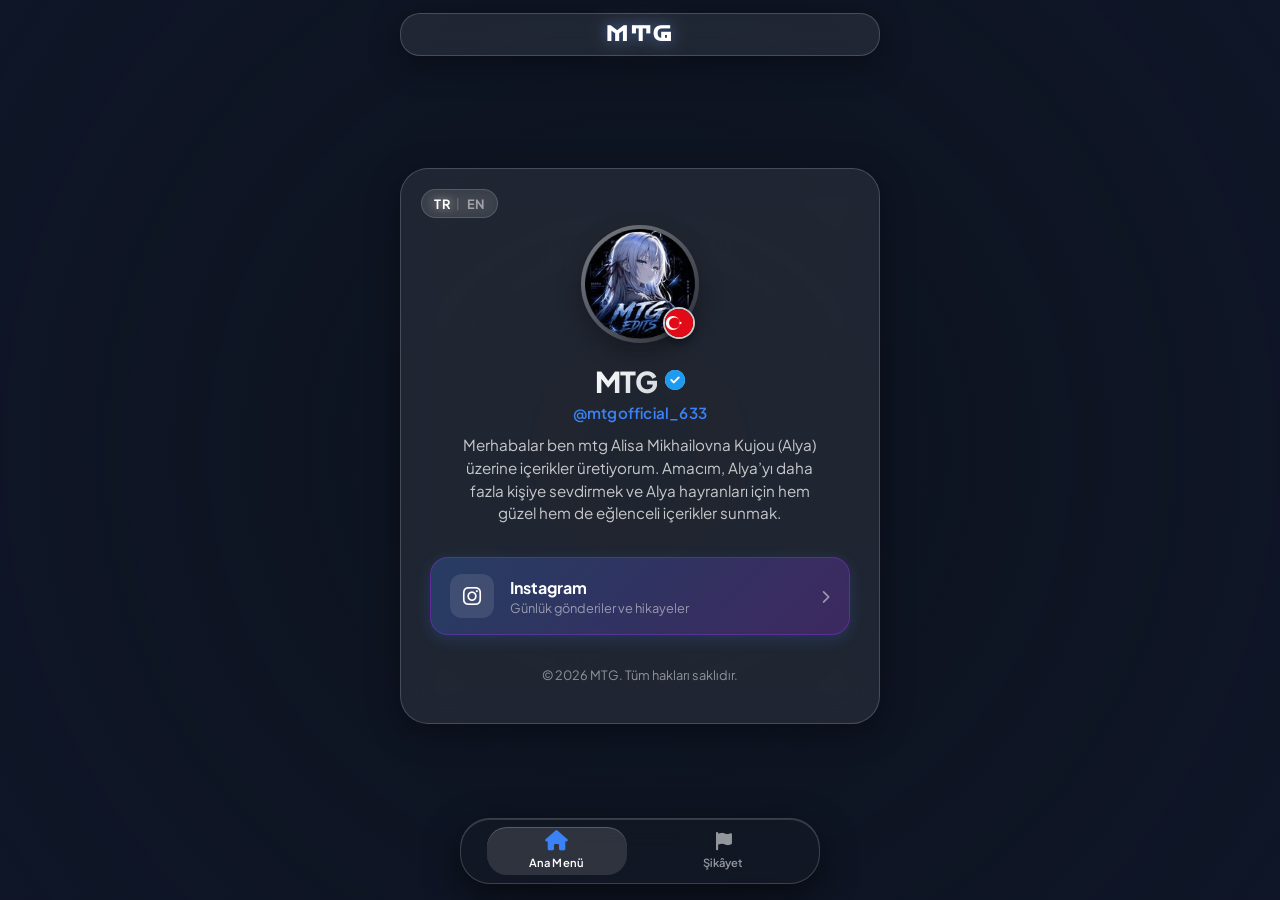
<file: index.html>
<!DOCTYPE html>
<html lang="tr">
<head>
  <meta charset="UTF-8">
  <meta name="viewport" content="width=device-width, initial-scale=1.0, viewport-fit=cover">
  <title>MTG - Profil ve Bağlantılar</title>
  <meta name="description" content="MTG kişisel tanıtım ve sosyal medya bağlantı sayfası">
  <link rel="alternate" hreflang="tr" href="/" />
  <link rel="alternate" hreflang="en" href="/en" />
  <link rel="alternate" hreflang="tr" href="/sikayet" />
  <link rel="alternate" hreflang="en" href="/en/report" />
  <link rel="preconnect" href="https://fonts.googleapis.com">
  <link rel="preconnect" href="https://fonts.gstatic.com" crossorigin>
  <link href="https://fonts.googleapis.com/css2?family=Plus+Jakarta+Sans:wght@300;400;500;600;700;800&family=Zen+Dots&display=swap" rel="stylesheet">
  <link rel="stylesheet" href="/styles.css">
  <!-- FontAwesome CDN for modern icons -->
  <link rel="stylesheet" href="https://cdnjs.cloudflare.com/ajax/libs/font-awesome/6.5.1/css/all.min.css" integrity="sha512-DTOQO9RWCH3ppGqcWaEA1BIZOC6xxalwEsw9c2QQeAIftl+Vegovlnee1c9QX4TctnWMn13TZye+giMm8e2LwA==" crossorigin="anonymous" referrerpolicy="no-referrer" />
</head>
<body data-lang="tr" data-page="home">
  <!-- Top Glassmorphism Navigation Bar -->
  <header class="top-navbar">
    <div class="top-navbar-content">
      <span class="top-navbar-logo">MTG</span>
    </div>
  </header>

  <!-- Blurred Background Layer -->
  <div id="bg-blur" class="bg-blur-layer"></div>
  <div class="bg-overlay"></div>

  <!-- Main Container -->
  <main class="container">
    <div class="glass-card">

      <!-- Language Selector -->
      <div class="lang-switcher">
        <a href="/" class="lang-btn active" data-lang-target="tr">TR</a>
        <span class="lang-divider">|</span>
        <a href="/en" class="lang-btn" data-lang-target="en">EN</a>
      </div>

      <!-- Profile Header -->
      <header class="profile-header">
        <div class="avatar-wrapper">
          <img id="avatar-img" src="" alt="MTG Profil Fotoğrafı" class="avatar-img" />
          <div class="flag-badge" id="flag-badge-container">
            <img id="flag-img" src="" alt="Bayrak" class="flag-img" />
          </div>
        </div>

        <div class="name-wrapper">
          <h1 id="profile-name" class="profile-name">MTG</h1>
          <span id="verified-badge-container"></span>
        </div>
        <p id="profile-title" class="profile-title">@mtgofficial</p>
        <p id="profile-bio" class="profile-bio">Yükleniyor...</p>
      </header>

      <!-- Links Container -->
      <section class="links-section">
        <div id="links-container" class="links-container">
          <!-- Dynamic links injected via JS -->
        </div>
      </section>

      <!-- Footer -->
      <footer class="profile-footer">
        <p id="footer-text">© 2026 MTG</p>
      </footer>

    </div>
  </main>

  <!-- iOS Style Floating Glass Bottom Navigation Bar -->
  <nav class="ios-navbar" aria-label="Alt Navigasyon">
    <div class="ios-navbar-content">
      <a href="/" class="nav-item active" id="nav-home">
        <i class="fa-solid fa-house nav-icon"></i>
        <span class="nav-label">Ana Menü</span>
      </a>
      <a href="/sikayet" class="nav-item" id="nav-report">
        <i class="fa-solid fa-flag nav-icon"></i>
        <span class="nav-label">Şikâyet</span>
      </a>
    </div>
  </nav>

  <script src="/app.js"></script>
</body>
</html>
</file>
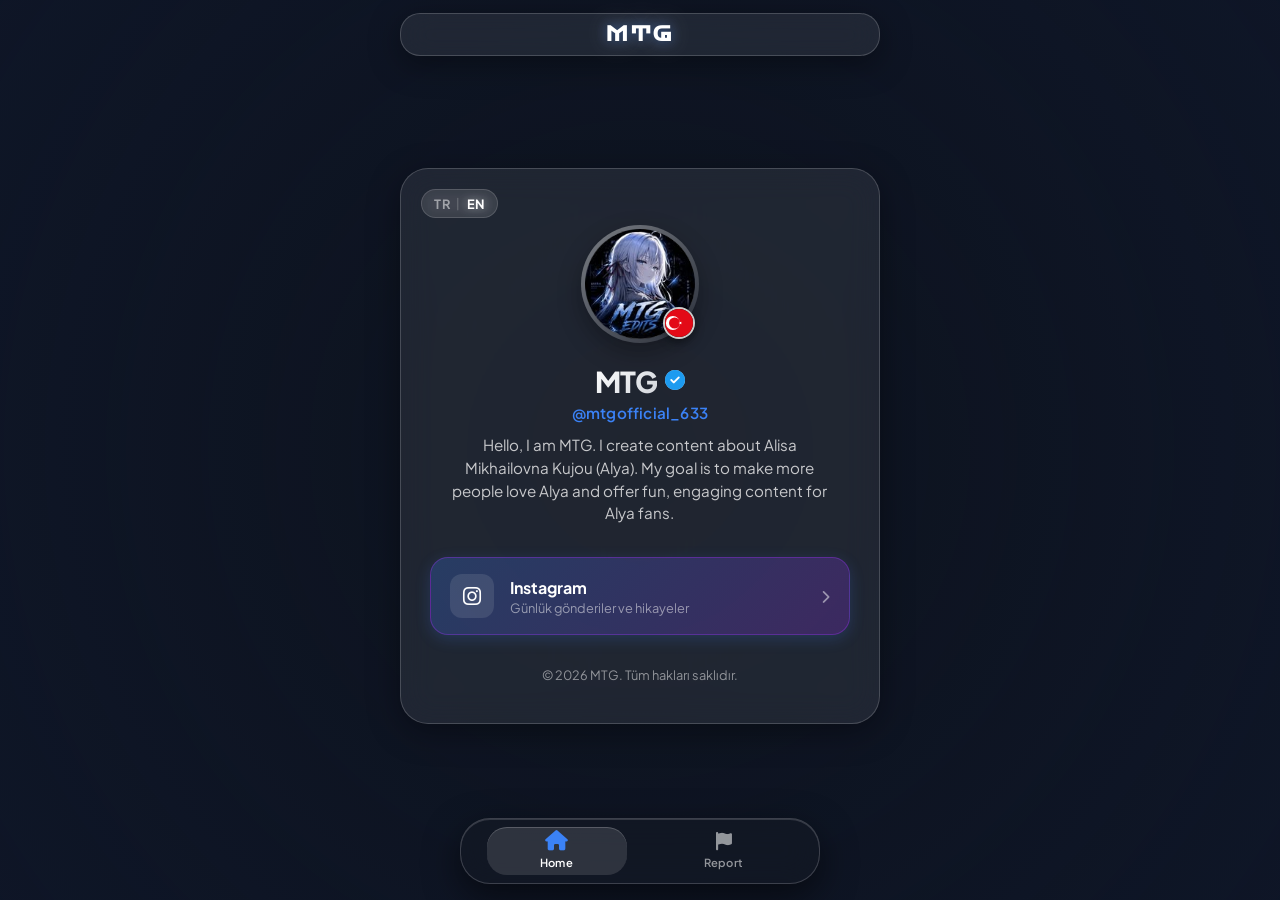
<file: en/index.html>
<!DOCTYPE html>
<html lang="en">
<head>
  <meta charset="UTF-8">
  <meta name="viewport" content="width=device-width, initial-scale=1.0, viewport-fit=cover">
  <title>MTG - Profile & Links</title>
  <meta name="description" content="MTG personal profile and social media links page">
  <link rel="alternate" hreflang="tr" href="/" />
  <link rel="alternate" hreflang="en" href="/en" />
  <link rel="alternate" hreflang="tr" href="/sikayet" />
  <link rel="alternate" hreflang="en" href="/en/report" />
  <link rel="preconnect" href="https://fonts.googleapis.com">
  <link rel="preconnect" href="https://fonts.gstatic.com" crossorigin>
  <link href="https://fonts.googleapis.com/css2?family=Plus+Jakarta+Sans:wght@300;400;500;600;700;800&family=Zen+Dots&display=swap" rel="stylesheet">
  <link rel="stylesheet" href="/styles.css">
  <!-- FontAwesome CDN for modern icons -->
  <link rel="stylesheet" href="https://cdnjs.cloudflare.com/ajax/libs/font-awesome/6.5.1/css/all.min.css" integrity="sha512-DTOQO9RWCH3ppGqcWaEA1BIZOC6xxalwEsw9c2QQeAIftl+Vegovlnee1c9QX4TctnWMn13TZye+giMm8e2LwA==" crossorigin="anonymous" referrerpolicy="no-referrer" />
</head>
<body data-lang="en" data-page="home">
  <!-- Top Glassmorphism Navigation Bar -->
  <header class="top-navbar">
    <div class="top-navbar-content">
      <span class="top-navbar-logo">MTG</span>
    </div>
  </header>

  <!-- Blurred Background Layer -->
  <div id="bg-blur" class="bg-blur-layer"></div>
  <div class="bg-overlay"></div>

  <!-- Main Container -->
  <main class="container">
    <div class="glass-card">

      <!-- Language Selector -->
      <div class="lang-switcher">
        <a href="/" class="lang-btn" data-lang-target="tr">TR</a>
        <span class="lang-divider">|</span>
        <a href="/en" class="lang-btn active" data-lang-target="en">EN</a>
      </div>

      <!-- Profile Header -->
      <header class="profile-header">
        <div class="avatar-wrapper">
          <img id="avatar-img" src="" alt="MTG Profile Photo" class="avatar-img" />
          <div class="flag-badge" id="flag-badge-container">
            <img id="flag-img" src="" alt="Flag" class="flag-img" />
          </div>
        </div>

        <div class="name-wrapper">
          <h1 id="profile-name" class="profile-name">MTG</h1>
          <span id="verified-badge-container"></span>
        </div>
        <p id="profile-title" class="profile-title">@mtgofficial</p>
        <p id="profile-bio" class="profile-bio">Loading...</p>
      </header>

      <!-- Links Container -->
      <section class="links-section">
        <div id="links-container" class="links-container">
          <!-- Dynamic links injected via JS -->
        </div>
      </section>

      <!-- Footer -->
      <footer class="profile-footer">
        <p id="footer-text">© 2026 MTG</p>
      </footer>

    </div>
  </main>

  <!-- iOS Style Floating Glass Bottom Navigation Bar -->
  <nav class="ios-navbar" aria-label="Bottom Navigation">
    <div class="ios-navbar-content">
      <a href="/en" class="nav-item active" id="nav-home">
        <i class="fa-solid fa-house nav-icon"></i>
        <span class="nav-label">Home</span>
      </a>
      <a href="/en/report" class="nav-item" id="nav-report">
        <i class="fa-solid fa-flag nav-icon"></i>
        <span class="nav-label">Report</span>
      </a>
    </div>
  </nav>

  <script src="/app.js"></script>
</body>
</html>
</file>
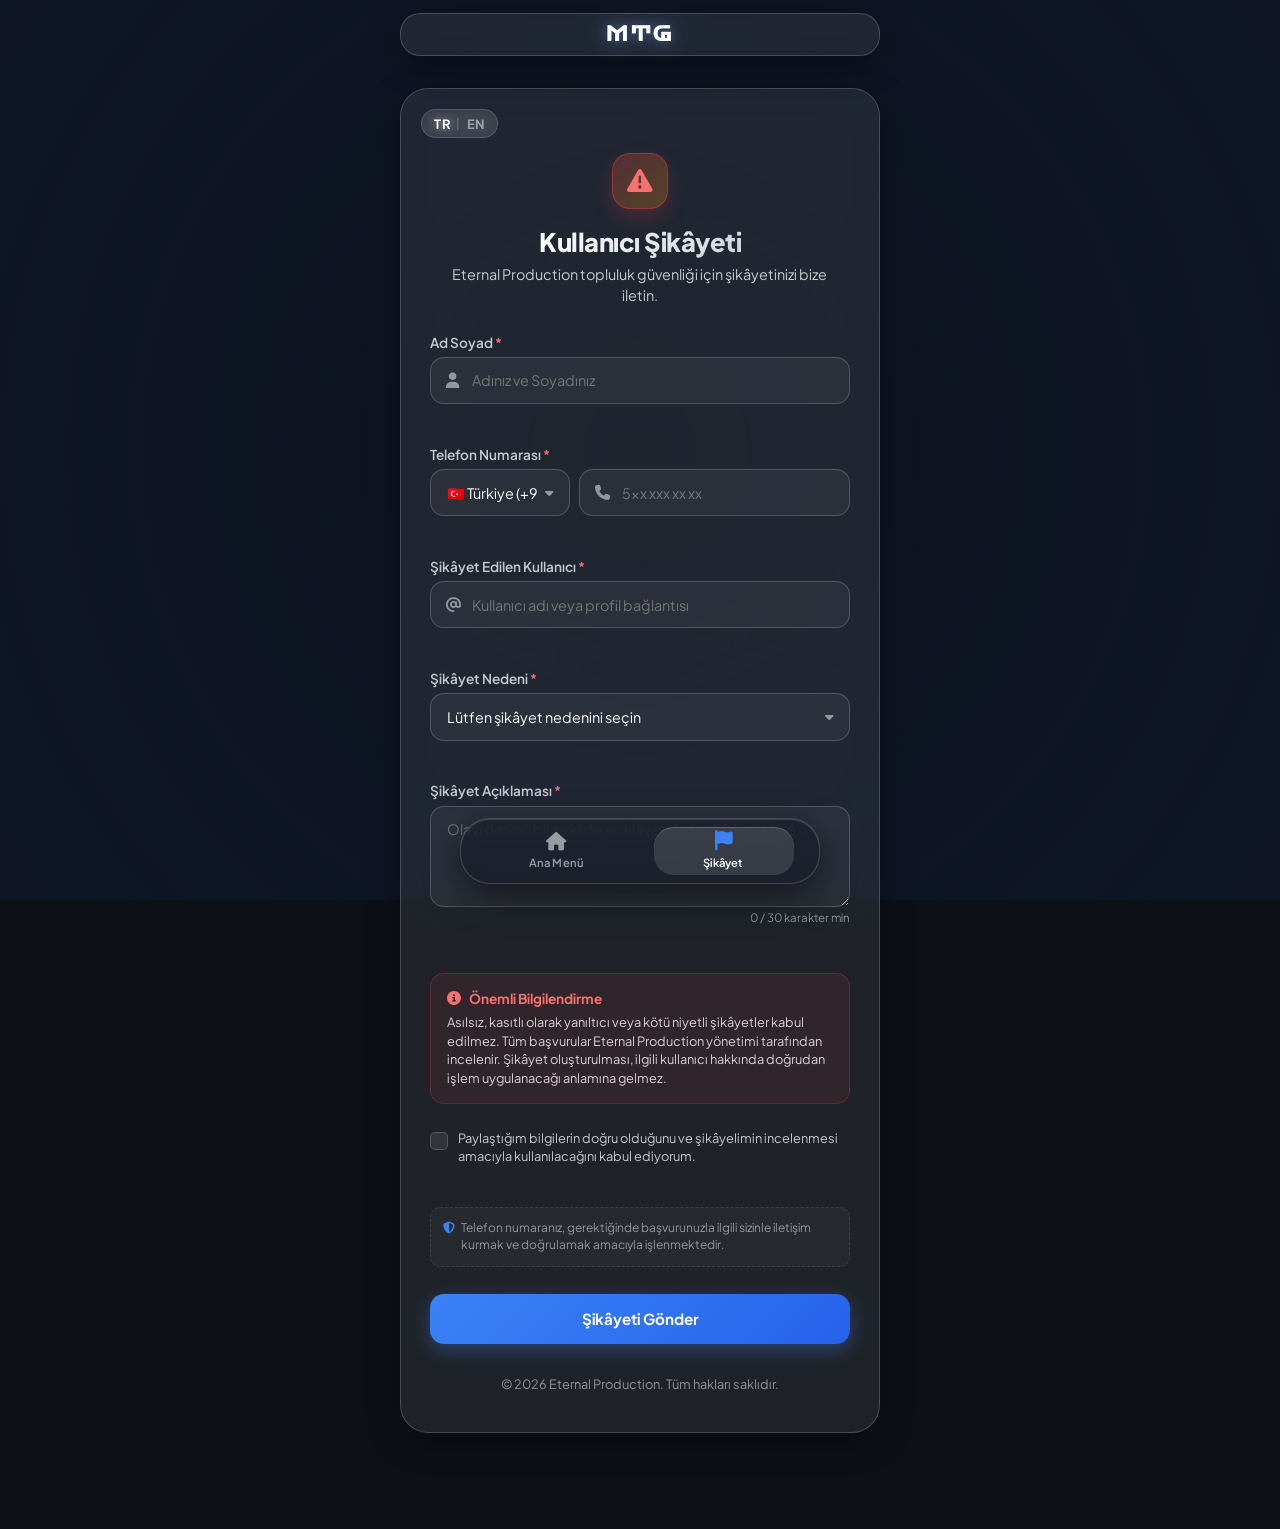
<file: sikayet/index.html>
<!DOCTYPE html>
<html lang="tr">
<head>
  <meta charset="UTF-8">
  <meta name="viewport" content="width=device-width, initial-scale=1.0, viewport-fit=cover">
  <title>Eternal Production - Kullanıcı Şikâyeti</title>
  <meta name="description" content="Eternal Production kullanıcı şikâyet ve bildirim formu">
  <link rel="alternate" hreflang="tr" href="/sikayet" />
  <link rel="alternate" hreflang="en" href="/en/report" />
  <link rel="preconnect" href="https://fonts.googleapis.com">
  <link rel="preconnect" href="https://fonts.gstatic.com" crossorigin>
  <link href="https://fonts.googleapis.com/css2?family=Plus+Jakarta+Sans:wght@300;400;500;600;700;800&family=Zen+Dots&display=swap" rel="stylesheet">
  <link rel="stylesheet" href="/styles.css">
  <link rel="stylesheet" href="https://cdnjs.cloudflare.com/ajax/libs/font-awesome/6.5.1/css/all.min.css" integrity="sha512-DTOQO9RWCH3ppGqcWaEA1BIZOC6xxalwEsw9c2QQeAIftl+Vegovlnee1c9QX4TctnWMn13TZye+giMm8e2LwA==" crossorigin="anonymous" referrerpolicy="no-referrer" />
</head>
<body data-lang="tr" data-page="report">
  <!-- Top Glassmorphism Navigation Bar -->
  <header class="top-navbar">
    <div class="top-navbar-content">
      <span class="top-navbar-logo">MTG</span>
    </div>
  </header>

  <!-- Blurred Background Layer -->
  <div id="bg-blur" class="bg-blur-layer"></div>
  <div class="bg-overlay"></div>

  <!-- Main Container -->
  <main class="container">
    <div class="glass-card">

      <!-- Language Selector -->
      <div class="lang-switcher">
        <a href="/sikayet" class="lang-btn active" id="lang-switch-tr" data-lang-target="tr">TR</a>
        <span class="lang-divider">|</span>
        <a href="/en/report" class="lang-btn" id="lang-switch-en" data-lang-target="en">EN</a>
      </div>

      <!-- Form Header -->
      <header class="page-header">
        <div class="header-icon-badge">
          <i class="fa-solid fa-triangle-exclamation"></i>
        </div>
        <h1 class="page-title">Kullanıcı Şikâyeti</h1>
        <p class="page-subtitle">Eternal Production topluluk güvenliği için şikâyetinizi bize iletin.</p>
      </header>

      <!-- Alert / Notification Message Box -->
      <div id="form-alert" class="form-alert hidden" role="alert"></div>

      <!-- Complaint Form -->
      <form id="complaint-form" class="complaint-form" novalidate>
        <!-- Honeypot for spam protection -->
        <input type="text" name="_honey" style="display:none !important;" tabindex="-1" autocomplete="off" />

        <!-- Form Fields -->
        <div class="form-group">
          <label for="fullName" class="form-label">Ad Soyad <span class="required">*</span></label>
          <div class="input-wrapper">
            <i class="fa-solid fa-user input-icon"></i>
            <input type="text" id="fullName" name="fullName" class="form-input" placeholder="Adınız ve Soyadınız" required minlength="2" />
          </div>
          <span class="error-msg" id="err-fullName"></span>
        </div>

        <div class="form-group">
          <label for="phone" class="form-label">Telefon Numarası <span class="required">*</span></label>
          <div class="phone-input-group">
            <div class="select-wrapper country-code-wrapper">
              <select id="countryCode" name="countryCode" class="form-select country-select" required>
                <option value="+90" data-code="TR" selected>🇹🇷 Türkiye (+90)</option>
                <option value="+1" data-code="US">🇺🇸 ABD / Kanada (+1)</option>
                <option value="+44" data-code="GB">🇬🇧 Birleşik Krallık (+44)</option>
                <option value="+49" data-code="DE">🇩🇪 Almanya (+49)</option>
                <option value="+33" data-code="FR">🇫🇷 Fransa (+33)</option>
                <option value="+31" data-code="NL">🇳🇱 Hollanda (+31)</option>
                <option value="+39" data-code="IT">🇮🇹 İtalya (+39)</option>
                <option value="+34" data-code="ES">🇪🇸 İspanya (+34)</option>
                <option value="+7" data-code="RU">🇷🇺 Rusya (+7)</option>
                <option value="+971" data-code="AE">🇦🇪 Birleşik Arap Emirlikleri (+971)</option>
                <option value="+994" data-code="AZ">🇦🇿 Azerbaycan (+994)</option>
                <option value="+380" data-code="UA">🇺🇦 Ukrayna (+380)</option>
                <option value="+966" data-code="SA">🇸🇦 Suudi Arabistan (+966)</option>
                <option value="+81" data-code="JP">🇯🇵 Japonya (+81)</option>
                <option value="+86" data-code="CN">🇨🇳 Çin (+86)</option>
              </select>
            </div>
            <div class="input-wrapper phone-number-wrapper">
              <i class="fa-solid fa-phone input-icon"></i>
              <input type="tel" id="phone" name="phone" class="form-input" placeholder="5xx xxx xx xx" required />
            </div>
          </div>
          <span class="error-msg" id="err-phone"></span>
        </div>

        <div class="form-group">
          <label for="reportedUser" class="form-label">Şikâyet Edilen Kullanıcı <span class="required">*</span></label>
          <div class="input-wrapper">
            <i class="fa-solid fa-at input-icon"></i>
            <input type="text" id="reportedUser" name="reportedUser" class="form-input" placeholder="Kullanıcı adı veya profil bağlantısı" required />
          </div>
          <span class="error-msg" id="err-reportedUser"></span>
        </div>

        <div class="form-group">
          <label for="category" class="form-label">Şikâyet Nedeni <span class="required">*</span></label>
          <div class="select-wrapper">
            <select id="category" name="category" class="form-select" required>
              <option value="" disabled selected>Lütfen şikâyet nedenini seçin</option>
              <option value="Dolandırıcılık şüphesi">Dolandırıcılık şüphesi</option>
              <option value="Taciz / Rahatsız edici davranış">Taciz / Rahatsız edici davranış</option>
              <option value="Sahte hesap">Sahte hesap</option>
              <option value="Kimliğe bürünme">Kimliğe bürünme</option>
              <option value="Eternal Production kurallarını ihlal">Eternal Production kurallarını ihlal</option>
              <option value="Yanıltıcı bilgi paylaşımı">Yanıltıcı bilgi paylaşımı</option>
              <option value="Diğer">Diğer</option>
            </select>
          </div>
          <span class="error-msg" id="err-category"></span>
        </div>

        <div class="form-group">
          <label for="description" class="form-label">Şikâyet Açıklaması <span class="required">*</span></label>
          <div class="input-wrapper textarea-wrapper">
            <textarea id="description" name="description" class="form-textarea" rows="4" placeholder="Olayı detaylı bir şekilde açıklayınız (en az 30 karakter)..." required minlength="30"></textarea>
          </div>
          <div class="char-count"><span id="desc-char-count">0</span> / 30 karakter min</div>
          <span class="error-msg" id="err-description"></span>
        </div>

        <!-- Warning Callout Box -->
        <div class="notice-box">
          <div class="notice-title">
            <i class="fa-solid fa-circle-info"></i>
            <span>Önemli Bilgilendirme</span>
          </div>
          <p class="notice-text">
            Asılsız, kasıtlı olarak yanıltıcı veya kötü niyetli şikâyetler kabul edilmez. Tüm başvurular Eternal Production yönetimi tarafından incelenir. Şikâyet oluşturulması, ilgili kullanıcı hakkında doğrudan işlem uygulanacağı anlamına gelmez.
          </p>
        </div>

        <!-- Agreement Checkbox & Privacy Statement -->
        <div class="form-group checkbox-group">
          <label class="checkbox-container">
            <input type="checkbox" id="termsAgreement" name="termsAgreement" required />
            <span class="checkmark"></span>
            <span class="checkbox-label">
              Paylaştığım bilgilerin doğru olduğunu ve şikâyelimin incelenmesi amacıyla kullanılacağını kabul ediyorum.
            </span>
          </label>
          <span class="error-msg" id="err-termsAgreement"></span>
        </div>

        <p class="privacy-notice">
          <i class="fa-solid fa-shield-halved"></i>
          Telefon numaranız, gerektiğinde başvurunuzla ilgili sizinle iletişim kurmak ve doğrulamak amacıyla işlenmektedir.
        </p>

        <!-- Submit Button -->
        <button type="submit" id="submit-btn" class="submit-btn">
          <span class="btn-text">Şikâyeti Gönder</span>
          <span class="btn-spinner hidden"><i class="fa-solid fa-spinner fa-spin"></i></span>
        </button>
      </form>

      <!-- Footer -->
      <footer class="profile-footer">
        <p id="footer-text">© 2026 Eternal Production. Tüm hakları saklıdır.</p>
      </footer>

    </div>
  </main>

  <!-- iOS Style Floating Glass Bottom Navigation Bar -->
  <nav class="ios-navbar" aria-label="Alt Navigasyon">
    <div class="ios-navbar-content">
      <a href="/" class="nav-item" id="nav-home">
        <i class="fa-solid fa-house nav-icon"></i>
        <span class="nav-label">Ana Menü</span>
      </a>
      <a href="/sikayet" class="nav-item active" id="nav-report">
        <i class="fa-solid fa-flag nav-icon"></i>
        <span class="nav-label">Şikâyet</span>
      </a>
    </div>
  </nav>

  <script src="/app.js"></script>
</body>
</html>
</file>
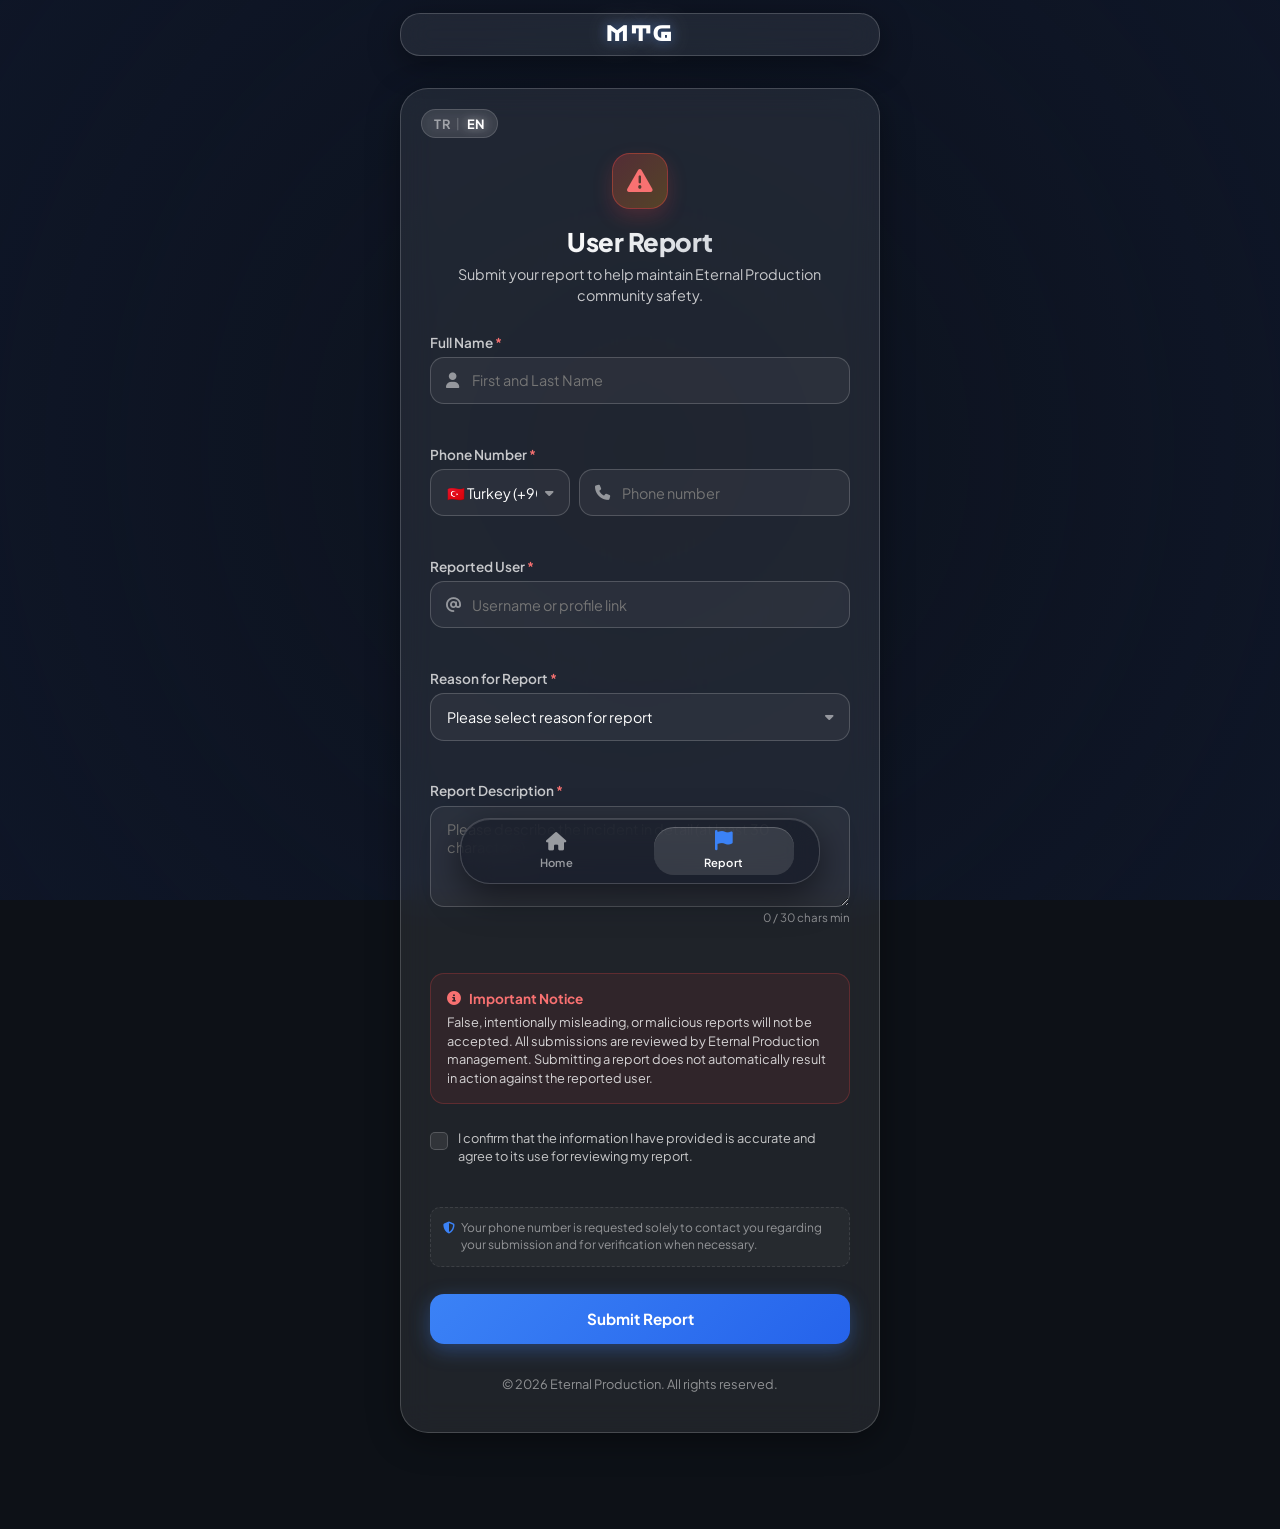
<file: en/report/index.html>
<!DOCTYPE html>
<html lang="en">
<head>
  <meta charset="UTF-8">
  <meta name="viewport" content="width=device-width, initial-scale=1.0, viewport-fit=cover">
  <title>Eternal Production - User Report</title>
  <meta name="description" content="Eternal Production user complaint and reporting form">
  <link rel="alternate" hreflang="tr" href="/sikayet" />
  <link rel="alternate" hreflang="en" href="/en/report" />
  <link rel="preconnect" href="https://fonts.googleapis.com">
  <link rel="preconnect" href="https://fonts.gstatic.com" crossorigin>
  <link href="https://fonts.googleapis.com/css2?family=Plus+Jakarta+Sans:wght@300;400;500;600;700;800&family=Zen+Dots&display=swap" rel="stylesheet">
  <link rel="stylesheet" href="/styles.css">
  <link rel="stylesheet" href="https://cdnjs.cloudflare.com/ajax/libs/font-awesome/6.5.1/css/all.min.css" integrity="sha512-DTOQO9RWCH3ppGqcWaEA1BIZOC6xxalwEsw9c2QQeAIftl+Vegovlnee1c9QX4TctnWMn13TZye+giMm8e2LwA==" crossorigin="anonymous" referrerpolicy="no-referrer" />
</head>
<body data-lang="en" data-page="report">
  <!-- Top Glassmorphism Navigation Bar -->
  <header class="top-navbar">
    <div class="top-navbar-content">
      <span class="top-navbar-logo">MTG</span>
    </div>
  </header>

  <!-- Blurred Background Layer -->
  <div id="bg-blur" class="bg-blur-layer"></div>
  <div class="bg-overlay"></div>

  <!-- Main Container -->
  <main class="container">
    <div class="glass-card">

      <!-- Language Selector -->
      <div class="lang-switcher">
        <a href="/sikayet" class="lang-btn" id="lang-switch-tr" data-lang-target="tr">TR</a>
        <span class="lang-divider">|</span>
        <a href="/en/report" class="lang-btn active" id="lang-switch-en" data-lang-target="en">EN</a>
      </div>

      <!-- Form Header -->
      <header class="page-header">
        <div class="header-icon-badge">
          <i class="fa-solid fa-triangle-exclamation"></i>
        </div>
        <h1 class="page-title">User Report</h1>
        <p class="page-subtitle">Submit your report to help maintain Eternal Production community safety.</p>
      </header>

      <!-- Alert / Notification Message Box -->
      <div id="form-alert" class="form-alert hidden" role="alert"></div>

      <!-- Complaint Form -->
      <form id="complaint-form" class="complaint-form" novalidate>
        <!-- Honeypot for spam protection -->
        <input type="text" name="_honey" style="display:none !important;" tabindex="-1" autocomplete="off" />

        <!-- Form Fields -->
        <div class="form-group">
          <label for="fullName" class="form-label">Full Name <span class="required">*</span></label>
          <div class="input-wrapper">
            <i class="fa-solid fa-user input-icon"></i>
            <input type="text" id="fullName" name="fullName" class="form-input" placeholder="First and Last Name" required minlength="2" />
          </div>
          <span class="error-msg" id="err-fullName"></span>
        </div>

        <div class="form-group">
          <label for="phone" class="form-label">Phone Number <span class="required">*</span></label>
          <div class="phone-input-group">
            <div class="select-wrapper country-code-wrapper">
              <select id="countryCode" name="countryCode" class="form-select country-select" required>
                <option value="+90" data-code="TR" selected>🇹🇷 Turkey (+90)</option>
                <option value="+1" data-code="US">🇺🇸 USA / Canada (+1)</option>
                <option value="+44" data-code="GB">🇬🇧 United Kingdom (+44)</option>
                <option value="+49" data-code="DE">🇩🇪 Germany (+49)</option>
                <option value="+33" data-code="FR">🇫🇷 France (+33)</option>
                <option value="+31" data-code="NL">🇳🇱 Netherlands (+31)</option>
                <option value="+39" data-code="IT">🇮🇹 Italy (+39)</option>
                <option value="+34" data-code="ES">🇪🇸 Spain (+34)</option>
                <option value="+7" data-code="RU">🇷🇺 Russia (+7)</option>
                <option value="+971" data-code="AE">🇦🇪 UAE (+971)</option>
                <option value="+994" data-code="AZ">🇦🇿 Azerbaijan (+994)</option>
                <option value="+380" data-code="UA">🇺🇦 Ukraine (+380)</option>
                <option value="+966" data-code="SA">🇸🇦 Saudi Arabia (+966)</option>
                <option value="+81" data-code="JP">🇯🇵 Japan (+81)</option>
                <option value="+86" data-code="CN">🇨🇳 China (+86)</option>
              </select>
            </div>
            <div class="input-wrapper phone-number-wrapper">
              <i class="fa-solid fa-phone input-icon"></i>
              <input type="tel" id="phone" name="phone" class="form-input" placeholder="Phone number" required />
            </div>
          </div>
          <span class="error-msg" id="err-phone"></span>
        </div>

        <div class="form-group">
          <label for="reportedUser" class="form-label">Reported User <span class="required">*</span></label>
          <div class="input-wrapper">
            <i class="fa-solid fa-at input-icon"></i>
            <input type="text" id="reportedUser" name="reportedUser" class="form-input" placeholder="Username or profile link" required />
          </div>
          <span class="error-msg" id="err-reportedUser"></span>
        </div>

        <div class="form-group">
          <label for="category" class="form-label">Reason for Report <span class="required">*</span></label>
          <div class="select-wrapper">
            <select id="category" name="category" class="form-select" required>
              <option value="" disabled selected>Please select reason for report</option>
              <option value="Dolandırıcılık şüphesi">Suspected Fraud</option>
              <option value="Taciz / Rahatsız edici davranış">Harassment / Offensive Behavior</option>
              <option value="Sahte hesap">Fake Account</option>
              <option value="Kimliğe bürünme">Impersonation</option>
              <option value="Eternal Production kurallarını ihlal">Eternal Production Rules Violation</option>
              <option value="Yanıltıcı bilgi paylaşımı">Sharing Misleading Information</option>
              <option value="Diğer">Other</option>
            </select>
          </div>
          <span class="error-msg" id="err-category"></span>
        </div>

        <div class="form-group">
          <label for="description" class="form-label">Report Description <span class="required">*</span></label>
          <div class="input-wrapper textarea-wrapper">
            <textarea id="description" name="description" class="form-textarea" rows="4" placeholder="Please describe the incident in detail (at least 30 characters)..." required minlength="30"></textarea>
          </div>
          <div class="char-count"><span id="desc-char-count">0</span> / 30 chars min</div>
          <span class="error-msg" id="err-description"></span>
        </div>

        <!-- Warning Callout Box -->
        <div class="notice-box">
          <div class="notice-title">
            <i class="fa-solid fa-circle-info"></i>
            <span>Important Notice</span>
          </div>
          <p class="notice-text">
            False, intentionally misleading, or malicious reports will not be accepted. All submissions are reviewed by Eternal Production management. Submitting a report does not automatically result in action against the reported user.
          </p>
        </div>

        <!-- Agreement Checkbox & Privacy Statement -->
        <div class="form-group checkbox-group">
          <label class="checkbox-container">
            <input type="checkbox" id="termsAgreement" name="termsAgreement" required />
            <span class="checkmark"></span>
            <span class="checkbox-label">
              I confirm that the information I have provided is accurate and agree to its use for reviewing my report.
            </span>
          </label>
          <span class="error-msg" id="err-termsAgreement"></span>
        </div>

        <p class="privacy-notice">
          <i class="fa-solid fa-shield-halved"></i>
          Your phone number is requested solely to contact you regarding your submission and for verification when necessary.
        </p>

        <!-- Submit Button -->
        <button type="submit" id="submit-btn" class="submit-btn">
          <span class="btn-text">Submit Report</span>
          <span class="btn-spinner hidden"><i class="fa-solid fa-spinner fa-spin"></i></span>
        </button>
      </form>

      <!-- Footer -->
      <footer class="profile-footer">
        <p id="footer-text">© 2026 Eternal Production. All rights reserved.</p>
      </footer>

    </div>
  </main>

  <!-- iOS Style Floating Glass Bottom Navigation Bar -->
  <nav class="ios-navbar" aria-label="Bottom Navigation">
    <div class="ios-navbar-content">
      <a href="/en" class="nav-item" id="nav-home">
        <i class="fa-solid fa-house nav-icon"></i>
        <span class="nav-label">Home</span>
      </a>
      <a href="/en/report" class="nav-item active" id="nav-report">
        <i class="fa-solid fa-flag nav-icon"></i>
        <span class="nav-label">Report</span>
      </a>
    </div>
  </nav>

  <script src="/app.js"></script>
</body>
</html>
</file>
<file: styles.css>
:root {
  --font-family: 'Plus Jakarta Sans', -apple-system, BlinkMacSystemFont, 'Segoe UI', Roboto, Helvetica, Arial, sans-serif;
  --font-japanese-mtg: 'Zen Dots', 'Plus Jakarta Sans', sans-serif;
  --text-primary: #ffffff;
  --text-secondary: rgba(255, 255, 255, 0.75);
  --text-muted: rgba(255, 255, 255, 0.5);

  --glass-bg: rgba(255, 255, 255, 0.08);
  --glass-border: rgba(255, 255, 255, 0.18);
  --glass-shadow: 0 8px 32px 0 rgba(0, 0, 0, 0.37);

  --card-hover-bg: rgba(255, 255, 255, 0.16);
  --card-hover-border: rgba(255, 255, 255, 0.35);

  --accent-color: #3b82f6;
  --accent-glow: rgba(59, 130, 246, 0.4);
}

* {
  box-sizing: border-box;
  margin: 0;
  padding: 0;
}

body {
  font-family: var(--font-family);
  min-height: 100vh;
  display: flex;
  justify-content: center;
  align-items: center;
  position: relative;
  overflow-x: hidden;
  color: var(--text-primary);
  background-color: #0d1117;
  padding: 5.5rem 1rem 6rem 1rem; /* Extra top & bottom padding for top and floating navbars */
}

/* Top Floating Glassmorphism Navigation Bar */
.top-navbar {
  position: fixed;
  top: max(0.8rem, env(safe-area-inset-top, 0.8rem));
  left: 50%;
  transform: translateX(-50%);
  z-index: 1000;
  width: calc(100% - 2rem);
  max-width: 480px;
  background: var(--glass-bg);
  backdrop-filter: blur(16px);
  -webkit-backdrop-filter: blur(16px);
  border: 1px solid var(--glass-border);
  border-radius: 20px;
  padding: 0.65rem 1.25rem;
  box-shadow: var(--glass-shadow);
  display: flex;
  align-items: center;
  justify-content: center;
  transition: all 0.3s cubic-bezier(0.16, 1, 0.3, 1);
}

.top-navbar-content {
  display: flex;
  align-items: center;
  justify-content: center;
  width: 100%;
}

.top-navbar-logo {
  font-family: var(--font-japanese-mtg);
  font-size: 1.25rem;
  font-weight: 700;
  letter-spacing: 3px;
  color: var(--text-primary);
  text-transform: uppercase;
  text-shadow: 0 0 12px var(--accent-glow), 0 0 24px rgba(255, 255, 255, 0.3);
  user-select: none;
  line-height: 1;
  display: inline-block;
  text-align: center;
}

/* Background Blur Layer */
.bg-blur-layer {
  position: fixed;
  top: 0;
  left: 0;
  width: 100%;
  height: 100%;
  background-size: cover;
  background-position: center;
  filter: blur(20px) brightness(75%);
  transform: scale(1.1); /* Prevent blurred edges vignette cutoff */
  z-index: -2;
  transition: background-image 0.5s ease-in-out;
}

.bg-overlay {
  position: fixed;
  top: 0;
  left: 0;
  width: 100%;
  height: 100%;
  background: radial-gradient(circle at center, rgba(15, 23, 42, 0.4) 0%, rgba(15, 23, 42, 0.85) 100%);
  z-index: -1;
}

/* Main Container & Glass Card */
.container {
  width: 100%;
  max-width: 480px;
  z-index: 1;
}

.glass-card {
  position: relative;
  background: var(--glass-bg);
  backdrop-filter: blur(16px);
  -webkit-backdrop-filter: blur(16px);
  border: 1px solid var(--glass-border);
  border-radius: 28px;
  padding: 2.5rem 1.8rem;
  box-shadow: var(--glass-shadow);
  display: flex;
  flex-direction: column;
  align-items: center;
  animation: fadeIn 0.8s cubic-bezier(0.16, 1, 0.3, 1);
}

@keyframes fadeIn {
  from {
    opacity: 0;
    transform: translateY(20px) scale(0.98);
  }
  to {
    opacity: 1;
    transform: translateY(0) scale(1);
  }
}

/* Language Switcher */
.lang-switcher {
  position: absolute;
  top: 1.25rem;
  left: 1.25rem;
  display: flex;
  align-items: center;
  gap: 0.4rem;
  background: rgba(255, 255, 255, 0.08);
  border: 1px solid rgba(255, 255, 255, 0.15);
  padding: 0.35rem 0.75rem;
  border-radius: 20px;
  backdrop-filter: blur(8px);
  -webkit-backdrop-filter: blur(8px);
  z-index: 10;
}

.lang-btn {
  color: var(--text-muted);
  text-decoration: none;
  font-size: 0.8rem;
  font-weight: 700;
  letter-spacing: 0.5px;
  transition: color 0.2s ease, transform 0.2s ease;
  cursor: pointer;
}

.lang-btn:hover {
  color: var(--text-primary);
}

.lang-btn.active {
  color: var(--text-primary);
  text-shadow: 0 0 10px rgba(255, 255, 255, 0.5);
}

.lang-divider {
  color: rgba(255, 255, 255, 0.25);
  font-size: 0.75rem;
}

/* Profile Header */
.profile-header {
  display: flex;
  flex-direction: column;
  align-items: center;
  text-align: center;
  width: 100%;
  margin-top: 1rem;
  margin-bottom: 2rem;
}

.avatar-wrapper {
  position: relative;
  margin-bottom: 1.25rem;
  padding: 4px;
  border-radius: 50%;
  background: linear-gradient(135deg, rgba(255, 255, 255, 0.4), rgba(255, 255, 255, 0.05));
  box-shadow: 0 10px 25px rgba(0, 0, 0, 0.3);
}

.avatar-img {
  width: 110px;
  height: 110px;
  border-radius: 50%;
  object-fit: cover;
  display: block;
}

.flag-badge {
  position: absolute;
  bottom: 4px;
  right: 4px;
  width: 32px;
  height: 32px;
  border-radius: 50%;
  overflow: hidden;
  border: 2px solid rgba(255, 255, 255, 0.8);
  box-shadow: 0 4px 10px rgba(0,0,0,0.4);
  background: #000;
  display: flex;
  align-items: center;
  justify-content: center;
}

.flag-img {
  width: 100%;
  height: 100%;
  object-fit: cover;
}

.name-wrapper {
  display: flex;
  align-items: center;
  justify-content: center;
  gap: 0.5rem;
  margin-bottom: 0.25rem;
  position: relative;
}

.profile-name {
  font-size: 1.8rem;
  font-weight: 800;
  letter-spacing: -0.5px;
  background: linear-gradient(135deg, #ffffff 0%, #d1d5db 100%);
  -webkit-background-clip: text;
  -webkit-text-fill-color: transparent;
}

/* Verified Badge & Tooltip */
.verified-badge {
  display: inline-flex;
  align-items: center;
  justify-content: center;
  position: relative;
  text-decoration: none;
  color: #1d9bf0;
  font-size: 1.25rem;
  transition: transform 0.2s ease, filter 0.2s ease;
  cursor: pointer;
}

.verified-badge:hover {
  transform: scale(1.15);
  filter: drop-shadow(0 0 8px rgba(29, 155, 240, 0.6));
}

.verified-icon {
  color: #1d9bf0;
  background: #ffffff;
  border-radius: 50%;
  -webkit-text-fill-color: initial;
}

/* Tooltip Styling */
.verified-badge::after {
  content: attr(data-tooltip);
  position: absolute;
  bottom: calc(100% + 10px);
  left: 50%;
  transform: translateX(-50%) translateY(4px);
  background: rgba(15, 23, 42, 0.95);
  color: #ffffff;
  font-size: 0.75rem;
  font-weight: 500;
  padding: 6px 12px;
  border-radius: 8px;
  white-space: nowrap;
  pointer-events: none;
  opacity: 0;
  visibility: hidden;
  transition: opacity 0.2s ease, transform 0.2s ease;
  box-shadow: 0 4px 20px rgba(0, 0, 0, 0.5);
  border: 1px solid rgba(255, 255, 255, 0.2);
  z-index: 100;
}

.verified-badge::before {
  content: '';
  position: absolute;
  bottom: calc(100% + 2px);
  left: 50%;
  transform: translateX(-50%);
  border-width: 5px;
  border-style: solid;
  border-color: rgba(15, 23, 42, 0.95) transparent transparent transparent;
  pointer-events: none;
  opacity: 0;
  visibility: hidden;
  transition: opacity 0.2s ease;
  z-index: 100;
}

.verified-badge:hover::after {
  opacity: 1;
  visibility: visible;
  transform: translateX(-50%) translateY(0);
}

.verified-badge:hover::before {
  opacity: 1;
  visibility: visible;
}

.profile-title {
  font-size: 0.95rem;
  font-weight: 600;
  color: var(--accent-color);
  margin-bottom: 0.75rem;
  letter-spacing: 0.2px;
}

.profile-bio {
  font-size: 0.95rem;
  line-height: 1.5;
  color: var(--text-secondary);
  max-width: 90%;
}

/* Links Section */
.links-section {
  width: 100%;
}

.links-container {
  display: flex;
  flex-direction: column;
  gap: 1rem;
  width: 100%;
}

/* Link Card Button */
.link-btn {
  display: flex;
  align-items: center;
  padding: 1rem 1.2rem;
  text-decoration: none;
  color: var(--text-primary);
  background: rgba(255, 255, 255, 0.06);
  border: 1px solid rgba(255, 255, 255, 0.12);
  border-radius: 18px;
  transition: all 0.3s cubic-bezier(0.25, 0.8, 0.25, 1);
  position: relative;
  overflow: hidden;
}

.link-btn:hover {
  background: var(--card-hover-bg);
  border-color: var(--card-hover-border);
  transform: translateY(-3px) scale(1.01);
  box-shadow: 0 10px 20px rgba(0, 0, 0, 0.2);
}

.link-btn.highlight {
  background: linear-gradient(135deg, rgba(59, 130, 246, 0.25), rgba(147, 51, 234, 0.25));
  border: 1px solid rgba(147, 51, 234, 0.4);
  box-shadow: 0 4px 15px rgba(59, 130, 246, 0.2);
}

.link-btn.highlight:hover {
  background: linear-gradient(135deg, rgba(59, 130, 246, 0.4), rgba(147, 51, 234, 0.4));
  border-color: rgba(255, 255, 255, 0.5);
  box-shadow: 0 8px 25px rgba(147, 51, 234, 0.4);
}

.link-icon-container {
  width: 44px;
  height: 44px;
  border-radius: 12px;
  background: rgba(255, 255, 255, 0.1);
  display: flex;
  align-items: center;
  justify-content: center;
  font-size: 1.3rem;
  margin-right: 1rem;
  flex-shrink: 0;
  transition: transform 0.3s ease;
}

.link-btn:hover .link-icon-container {
  transform: scale(1.1) rotate(-4deg);
}

.link-content {
  flex-grow: 1;
  display: flex;
  flex-direction: column;
}

.link-title {
  font-weight: 700;
  font-size: 1rem;
  margin-bottom: 2px;
}

.link-subtitle {
  font-size: 0.8rem;
  color: var(--text-muted);
}

.link-arrow {
  font-size: 0.85rem;
  color: var(--text-muted);
  transition: transform 0.3s ease, color 0.3s ease;
}

.link-btn:hover .link-arrow {
  transform: translateX(4px);
  color: var(--text-primary);
}

/* Page Header (Report Page) */
.page-header {
  display: flex;
  flex-direction: column;
  align-items: center;
  text-align: center;
  margin-top: 1.5rem;
  margin-bottom: 1.8rem;
  width: 100%;
}

.header-icon-badge {
  width: 56px;
  height: 56px;
  border-radius: 18px;
  background: linear-gradient(135deg, rgba(239, 68, 68, 0.25), rgba(245, 158, 11, 0.25));
  border: 1px solid rgba(239, 68, 68, 0.4);
  color: #f87171;
  font-size: 1.6rem;
  display: flex;
  align-items: center;
  justify-content: center;
  margin-bottom: 1rem;
  box-shadow: 0 8px 20px rgba(239, 68, 68, 0.2);
}

.page-title {
  font-size: 1.6rem;
  font-weight: 800;
  letter-spacing: -0.5px;
  margin-bottom: 0.4rem;
  background: linear-gradient(135deg, #ffffff 0%, #d1d5db 100%);
  -webkit-background-clip: text;
  -webkit-text-fill-color: transparent;
}

.page-subtitle {
  font-size: 0.9rem;
  color: var(--text-secondary);
  max-width: 90%;
  line-height: 1.4;
}

/* Complaint Form Styles */
.complaint-form {
  width: 100%;
  display: flex;
  flex-direction: column;
  gap: 1.2rem;
}

.form-group {
  display: flex;
  flex-direction: column;
  gap: 0.4rem;
  width: 100%;
}

.form-label {
  font-size: 0.85rem;
  font-weight: 600;
  color: var(--text-secondary);
}

.form-label .required {
  color: #f87171;
}

.input-wrapper {
  position: relative;
  display: flex;
  align-items: center;
  width: 100%;
}

.input-icon {
  position: absolute;
  left: 1rem;
  color: var(--text-muted);
  font-size: 0.95rem;
  pointer-events: none;
  transition: color 0.2s ease;
}

.form-input,
.form-select,
.form-textarea {
  width: 100%;
  padding: 0.85rem 1rem 0.85rem 2.6rem;
  background: rgba(255, 255, 255, 0.05);
  border: 1px solid var(--glass-border);
  border-radius: 14px;
  color: var(--text-primary);
  font-family: var(--font-family);
  font-size: 0.9rem;
  outline: none;
  transition: all 0.25s ease;
}

.form-select {
  padding-left: 1rem;
  padding-right: 2rem;
  appearance: none;
  -webkit-appearance: none;
  cursor: pointer;
}

.form-select option {
  background-color: #161b22;
  color: #ffffff;
}

.select-wrapper {
  position: relative;
  width: 100%;
}

.select-wrapper::after {
  content: '\f0d7';
  font-family: 'Font Awesome 6 Free';
  font-weight: 900;
  position: absolute;
  right: 1rem;
  top: 50%;
  transform: translateY(-50%);
  color: var(--text-muted);
  pointer-events: none;
  font-size: 0.85rem;
}

.phone-input-group {
  display: grid;
  grid-template-columns: 140px 1fr;
  gap: 0.6rem;
  width: 100%;
}

@media (max-width: 400px) {
  .phone-input-group {
    grid-template-columns: 1fr;
  }
}

.textarea-wrapper {
  align-items: flex-start;
}

.form-textarea {
  padding-left: 1rem;
  resize: vertical;
  min-height: 100px;
}

.form-input:focus,
.form-select:focus,
.form-textarea:focus {
  border-color: var(--accent-color);
  background: rgba(255, 255, 255, 0.09);
  box-shadow: 0 0 0 3px var(--accent-glow);
}

.form-input:focus + .input-icon,
.input-wrapper:focus-within .input-icon {
  color: var(--accent-color);
}

.form-input.invalid,
.form-select.invalid,
.form-textarea.invalid {
  border-color: #ef4444;
  box-shadow: 0 0 0 3px rgba(239, 68, 68, 0.25);
}

.error-msg {
  font-size: 0.75rem;
  color: #f87171;
  min-height: 1rem;
  margin-left: 0.2rem;
}

.char-count {
  font-size: 0.72rem;
  color: var(--text-muted);
  text-align: right;
  margin-top: -0.2rem;
}

/* Notice Box */
.notice-box {
  background: rgba(239, 68, 68, 0.08);
  border: 1px solid rgba(239, 68, 68, 0.25);
  border-radius: 14px;
  padding: 1rem;
  margin-top: 0.4rem;
}

.notice-title {
  display: flex;
  align-items: center;
  gap: 0.5rem;
  font-size: 0.85rem;
  font-weight: 700;
  color: #f87171;
  margin-bottom: 0.4rem;
}

.notice-text {
  font-size: 0.8rem;
  line-height: 1.45;
  color: rgba(255, 255, 255, 0.8);
}

/* Custom Checkbox */
.checkbox-group {
  margin-top: 0.4rem;
}

.checkbox-container {
  display: flex;
  align-items: flex-start;
  position: relative;
  padding-left: 28px;
  cursor: pointer;
  user-select: none;
}

.checkbox-container input {
  position: absolute;
  opacity: 0;
  cursor: pointer;
  height: 0;
  width: 0;
}

.checkmark {
  position: absolute;
  top: 2px;
  left: 0;
  height: 18px;
  width: 18px;
  background-color: rgba(255, 255, 255, 0.08);
  border: 1px solid var(--glass-border);
  border-radius: 5px;
  transition: all 0.2s ease;
}

.checkbox-container:hover input ~ .checkmark {
  background-color: rgba(255, 255, 255, 0.15);
}

.checkbox-container input:checked ~ .checkmark {
  background-color: var(--accent-color);
  border-color: var(--accent-color);
}

.checkmark:after {
  content: "";
  position: absolute;
  display: none;
  left: 6px;
  top: 2px;
  width: 4px;
  height: 9px;
  border: solid white;
  border-width: 0 2px 2px 0;
  transform: rotate(45deg);
}

.checkbox-container input:checked ~ .checkmark:after {
  display: block;
}

.checkbox-label {
  font-size: 0.8rem;
  line-height: 1.4;
  color: var(--text-secondary);
}

.privacy-notice {
  font-size: 0.75rem;
  color: var(--text-muted);
  line-height: 1.4;
  display: flex;
  align-items: flex-start;
  gap: 0.4rem;
  background: rgba(255, 255, 255, 0.03);
  padding: 0.75rem;
  border-radius: 10px;
  border: 1px dashed rgba(255, 255, 255, 0.1);
}

.privacy-notice i {
  color: var(--accent-color);
  margin-top: 2px;
}

/* Submit Button */
.submit-btn {
  display: flex;
  align-items: center;
  justify-content: center;
  width: 100%;
  padding: 0.95rem;
  margin-top: 0.5rem;
  background: linear-gradient(135deg, #3b82f6 0%, #2563eb 100%);
  color: #ffffff;
  border: none;
  border-radius: 14px;
  font-family: var(--font-family);
  font-size: 0.95rem;
  font-weight: 700;
  cursor: pointer;
  transition: all 0.3s ease;
  box-shadow: 0 6px 20px rgba(59, 130, 246, 0.35);
}

.submit-btn:hover:not(:disabled) {
  transform: translateY(-2px);
  box-shadow: 0 10px 25px rgba(59, 130, 246, 0.5);
  background: linear-gradient(135deg, #60a5fa 0%, #3b82f6 100%);
}

.submit-btn:active:not(:disabled) {
  transform: translateY(0);
}

.submit-btn:disabled {
  opacity: 0.6;
  cursor: not-allowed;
  transform: none;
  box-shadow: none;
}

.hidden {
  display: none !important;
}

/* Form Alert Toast / Notice */
.form-alert {
  width: 100%;
  padding: 0.9rem 1.1rem;
  border-radius: 14px;
  font-size: 0.85rem;
  font-weight: 600;
  line-height: 1.4;
  margin-bottom: 1.2rem;
  animation: fadeIn 0.4s ease;
  display: flex;
  align-items: center;
  gap: 0.6rem;
}

.form-alert.success {
  background: rgba(16, 185, 129, 0.15);
  border: 1px solid rgba(16, 185, 129, 0.4);
  color: #34d399;
}

.form-alert.error {
  background: rgba(239, 68, 68, 0.15);
  border: 1px solid rgba(239, 68, 68, 0.4);
  color: #f87171;
}

/* Floating iOS Glassmorphism Navigation Bar */
.ios-navbar {
  position: fixed;
  bottom: calc(1rem + env(safe-area-inset-bottom, 0px));
  left: 50%;
  transform: translateX(-50%);
  z-index: 1000;
  width: calc(100% - 2rem);
  max-width: 360px;
  background: rgba(20, 26, 38, 0.65);
  backdrop-filter: blur(16px);
  -webkit-backdrop-filter: blur(16px);
  border: 1px solid rgba(255, 255, 255, 0.18);
  border-radius: 30px;
  padding: 0.5rem 0.75rem;
  box-shadow: 0 12px 35px rgba(0, 0, 0, 0.5), inset 0 1px 0 rgba(255, 255, 255, 0.15);
  transition: all 0.3s cubic-bezier(0.16, 1, 0.3, 1);
}

.ios-navbar-content {
  display: flex;
  align-items: center;
  justify-content: space-around;
  width: 100%;
}

.nav-item {
  display: flex;
  flex-direction: column;
  align-items: center;
  justify-content: center;
  gap: 3px;
  padding: 0.4rem 1.2rem;
  color: rgba(255, 255, 255, 0.55);
  text-decoration: none;
  border-radius: 20px;
  transition: all 0.25s ease;
  flex: 1;
  max-width: 140px;
}

.nav-item:hover {
  color: rgba(255, 255, 255, 0.9);
  background: rgba(255, 255, 255, 0.05);
}

.nav-item.active {
  color: #ffffff;
  background: rgba(255, 255, 255, 0.12);
  box-shadow: inset 0 1px 0 rgba(255, 255, 255, 0.2);
}

.nav-icon {
  font-size: 1.15rem;
  transition: transform 0.2s ease;
}

.nav-item.active .nav-icon {
  transform: translateY(-1px) scale(1.1);
  color: var(--accent-color);
}

.nav-label {
  font-size: 0.7rem;
  font-weight: 600;
  letter-spacing: 0.2px;
}

/* Footer */
.profile-footer {
  margin-top: 2rem;
  text-align: center;
}

.profile-footer p {
  font-size: 0.8rem;
  color: var(--text-muted);
}

/* Responsive tweaks */
@media (max-width: 480px) {
  body {
    padding: 5rem 0.75rem 6.5rem 0.75rem;
  }

  .top-navbar {
    width: calc(100% - 1.5rem);
    padding: 0.55rem 1rem;
  }

  .top-navbar-logo {
    font-size: 1.1rem;
    letter-spacing: 2.5px;
  }

  .glass-card {
    padding: 2rem 1.1rem;
    border-radius: 24px;
  }

  .avatar-img {
    width: 95px;
    height: 95px;
  }

  .profile-name {
    font-size: 1.5rem;
  }

  .ios-navbar {
    width: calc(100% - 1.5rem);
  }
}
</file>
